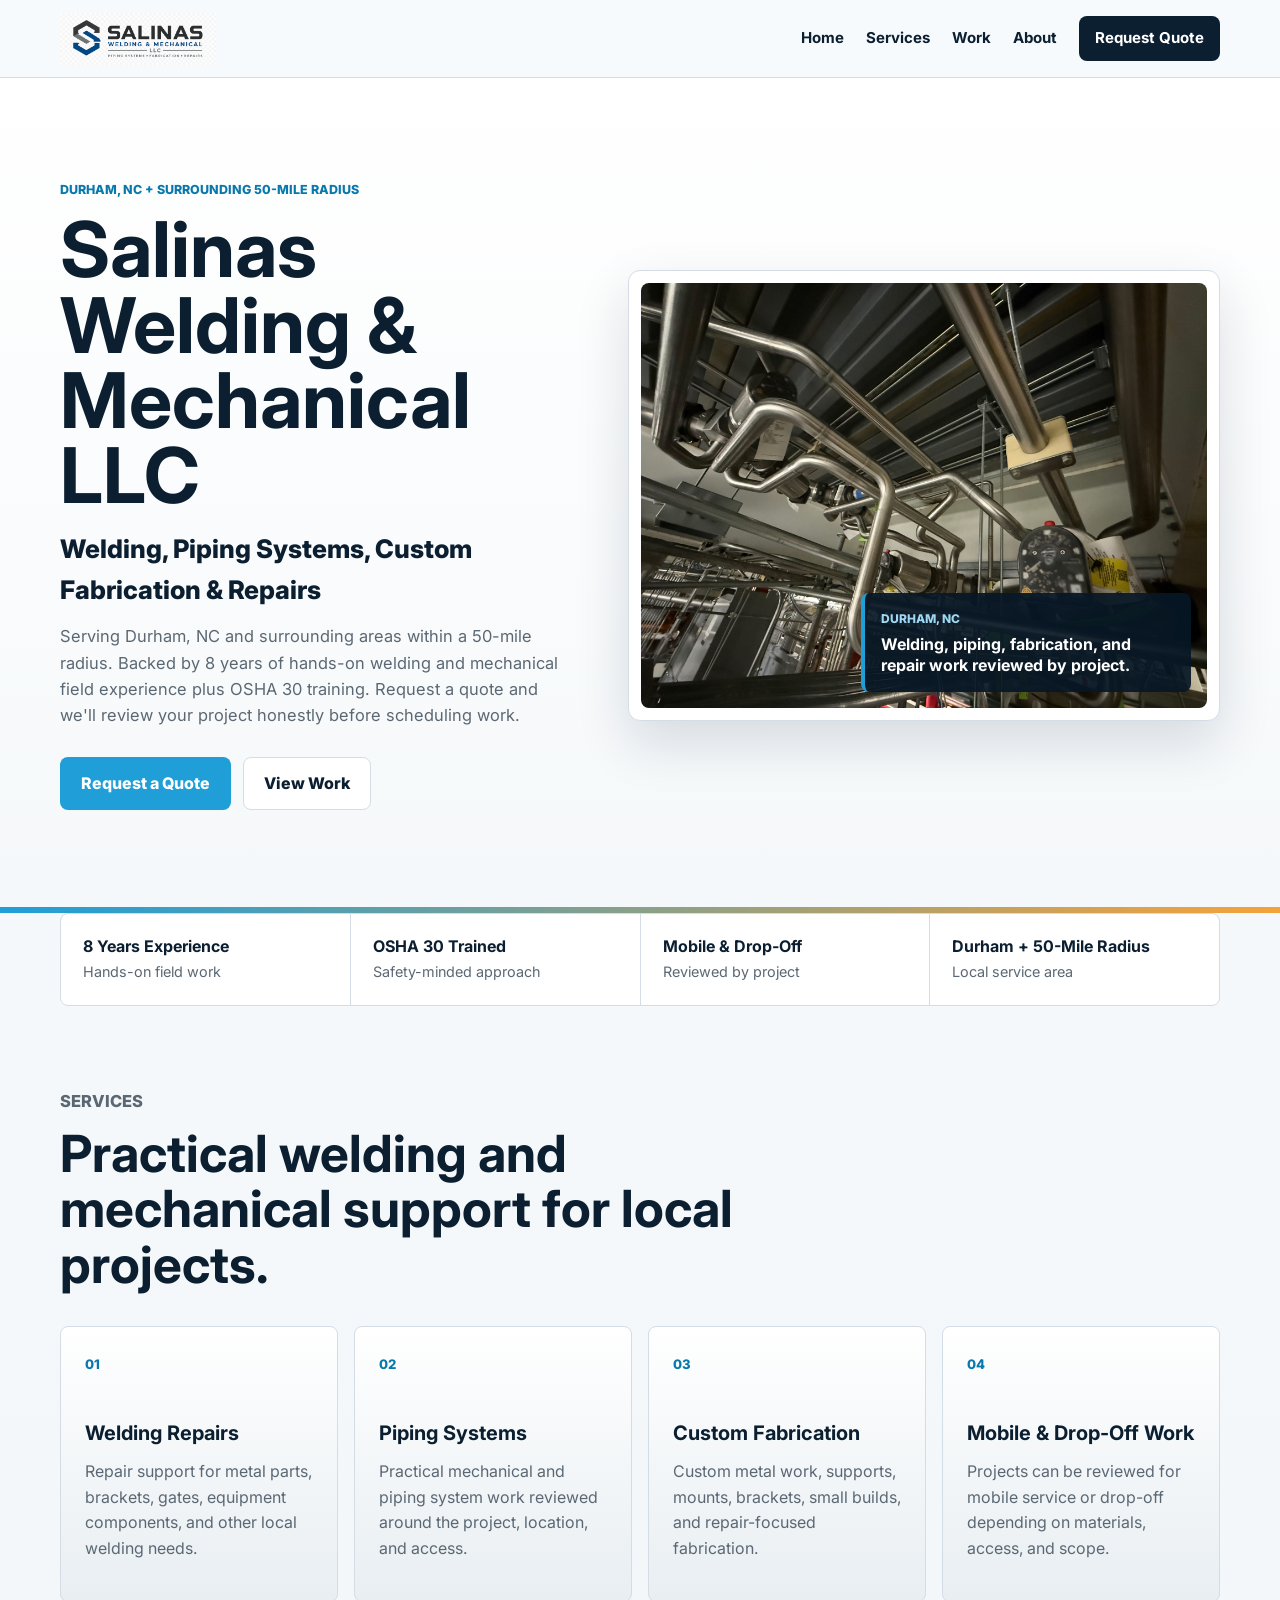
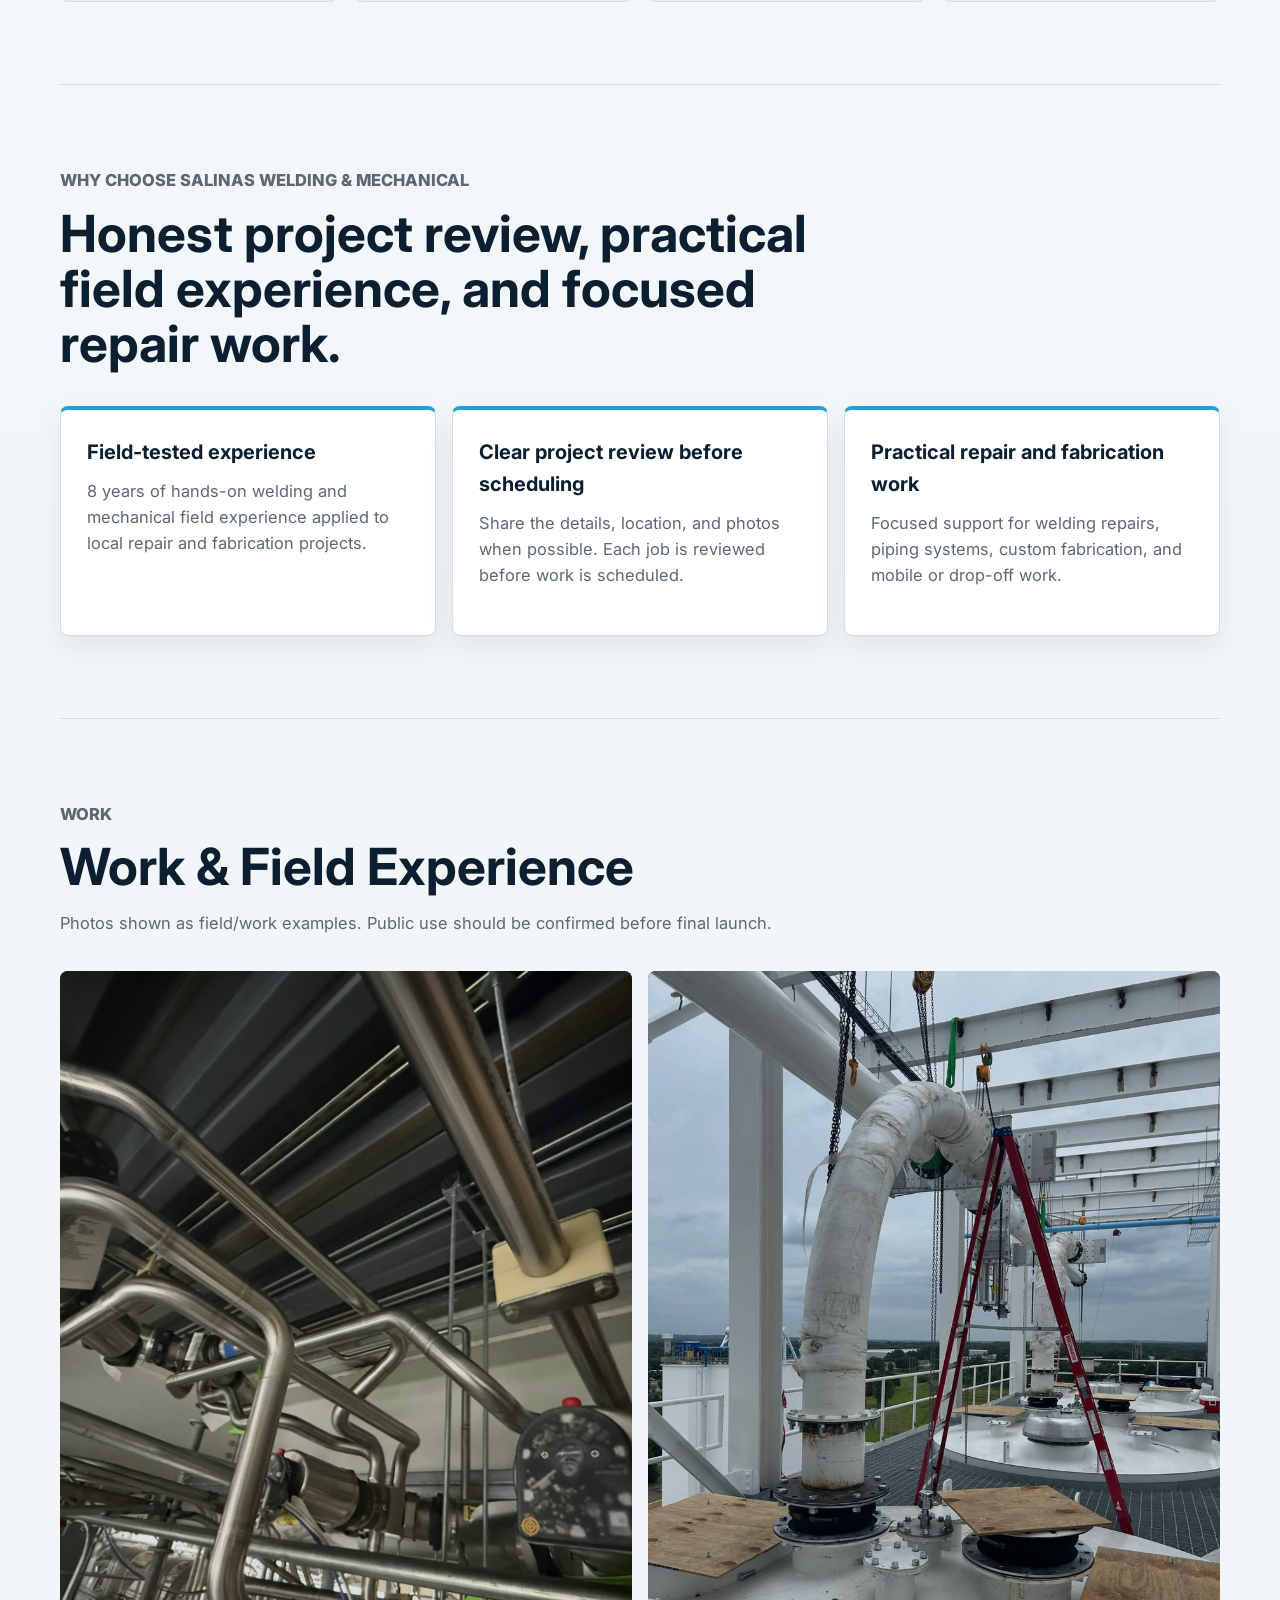
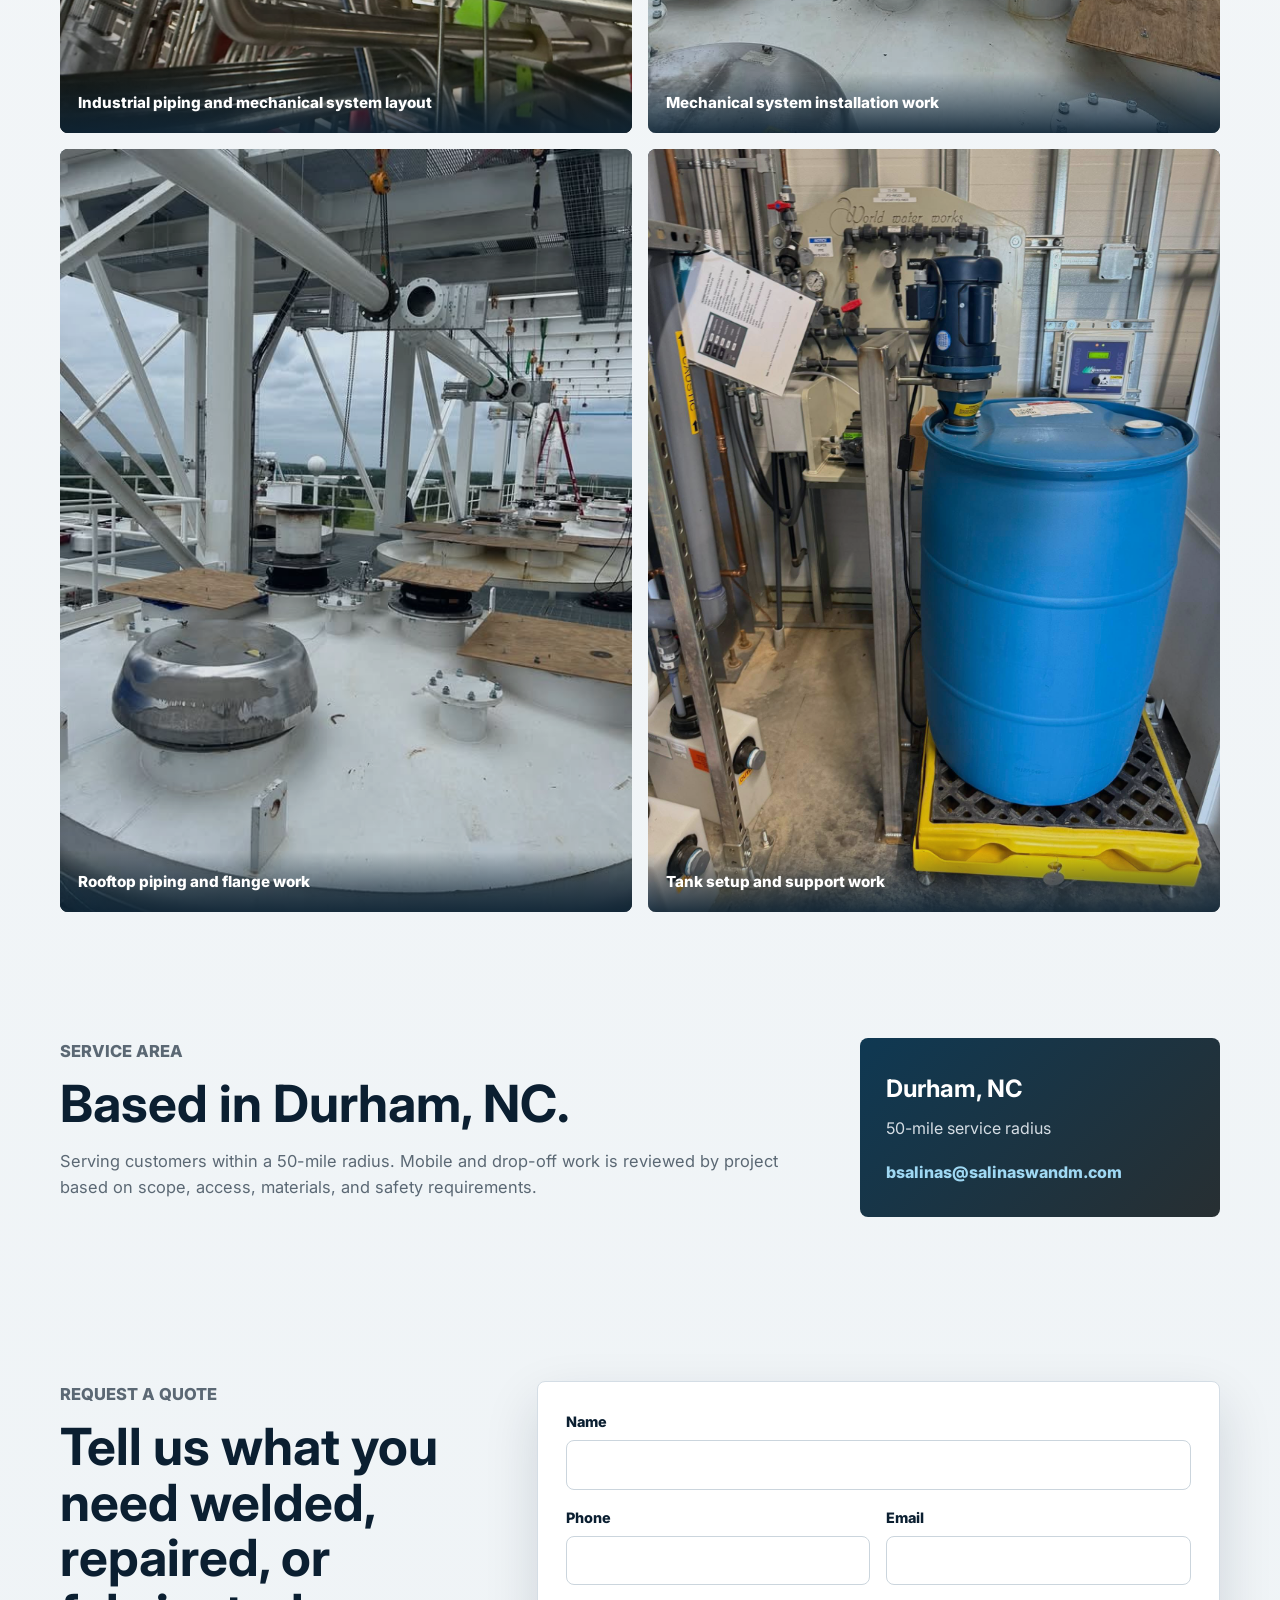
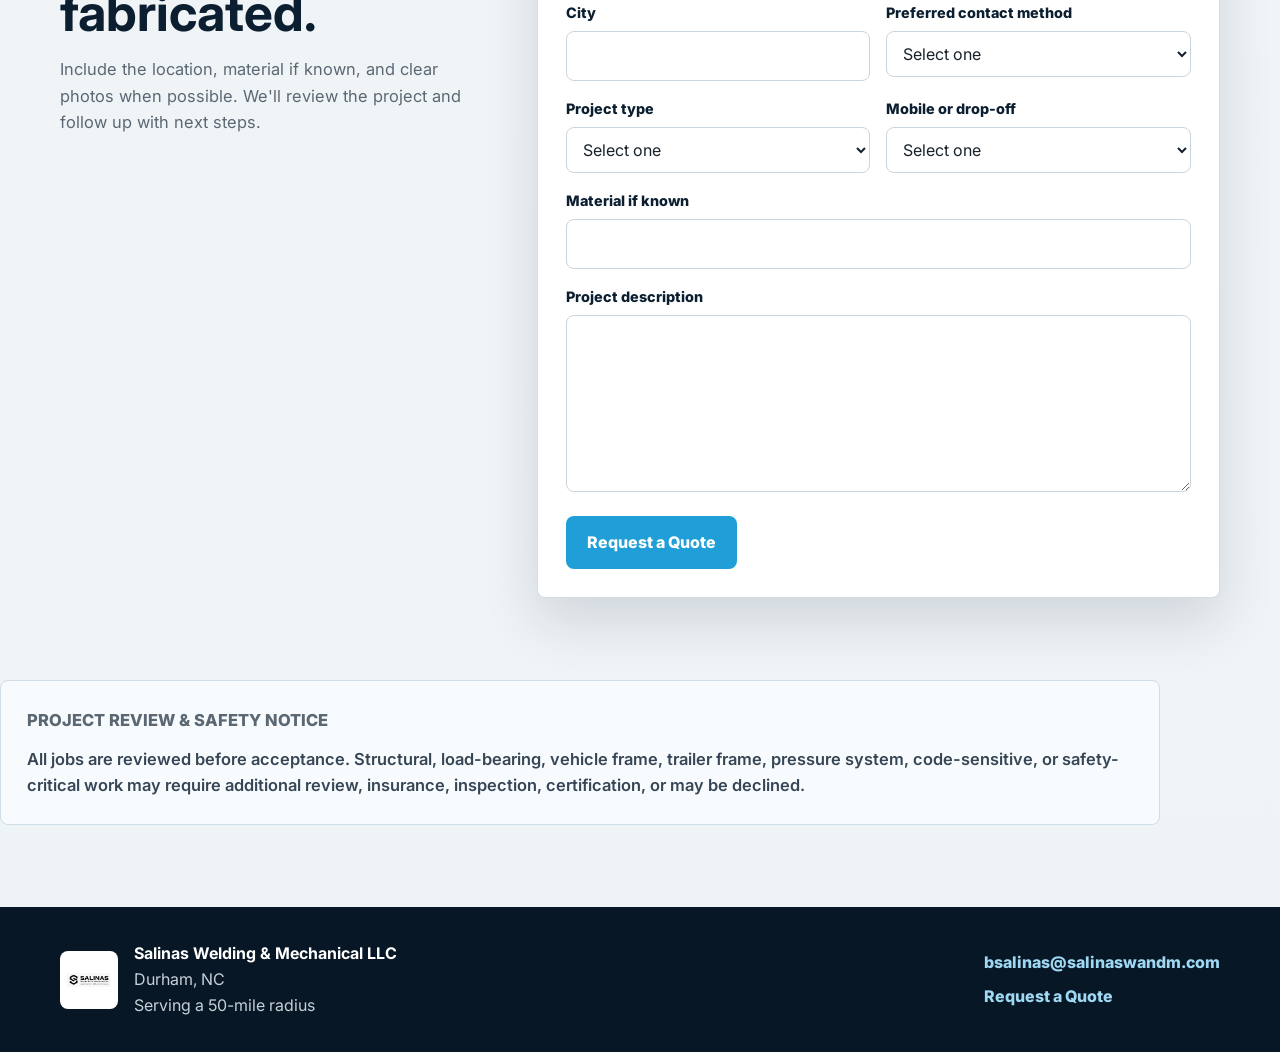
<file: index.html>
<!DOCTYPE html>
<html lang="en">
<head>
  <meta charset="UTF-8">
  <meta name="viewport" content="width=device-width, initial-scale=1.0">
  <meta name="description" content="Salinas Welding & Mechanical LLC provides welding, piping systems, custom fabrication, and repair services in Durham, NC and within a 50-mile radius.">
  <meta property="og:title" content="Salinas Welding & Mechanical LLC | Durham, NC">
  <meta property="og:description" content="Welding repairs, piping systems, custom fabrication, and mobile or drop-off work within 50 miles of Durham, NC.">
  <meta property="og:type" content="website">
  <meta property="og:image" content="images/social-banner.png">
  <meta name="twitter:card" content="summary_large_image">
  <meta name="twitter:image" content="images/social-banner.png">
  <title>Salinas Welding & Mechanical LLC | Durham, NC</title>
  <link rel="preconnect" href="https://fonts.googleapis.com">
  <link rel="preconnect" href="https://fonts.gstatic.com" crossorigin>
  <link href="https://fonts.googleapis.com/css2?family=Inter:wght@400;500;600;700;800&display=swap" rel="stylesheet">
  <link rel="stylesheet" href="styles.css">
</head>
<body>
  <header class="site-header">
    <a class="brand" href="#home" aria-label="Salinas Welding & Mechanical home">
      <img class="brand-logo brand-logo-full" src="images/logo-full-color.png" alt="Salinas Welding & Mechanical LLC">
      <img class="brand-logo brand-logo-icon" src="images/logo-icon.png" alt="Salinas Welding & Mechanical LLC">
    </a>

    <button class="nav-toggle" type="button" aria-expanded="false" aria-controls="site-nav" aria-label="Open navigation">
      <span></span>
      <span></span>
      <span></span>
    </button>

    <nav id="site-nav" class="site-nav" aria-label="Main navigation">
      <a href="#home">Home</a>
      <a href="#services">Services</a>
      <a href="#work">Work</a>
      <a href="#about">About</a>
      <a class="nav-cta" href="#quote">Request Quote</a>
    </nav>
  </header>

  <main id="home">
    <section class="hero">
      <div class="hero-content section">
        <div class="hero-copy-block">
          <p class="eyebrow">Durham, NC + surrounding 50-mile radius</p>
          <h1>Salinas Welding & Mechanical LLC</h1>
          <p class="hero-lede">Welding, Piping Systems, Custom Fabrication & Repairs</p>
          <p class="hero-copy">Serving Durham, NC and surrounding areas within a 50-mile radius. Backed by 8 years of hands-on welding and mechanical field experience plus OSHA 30 training. Request a quote and we'll review your project honestly before scheduling work.</p>
          <div class="hero-actions">
            <a class="button button-primary" href="#quote">Request a Quote</a>
            <a class="button button-secondary" href="#work">View Work</a>
          </div>
        </div>

        <div class="hero-visual" aria-label="Industrial piping and mechanical work example">
          <img src="images/piping-systems.jpg" alt="Industrial piping and mechanical system layout">
          <div class="hero-visual-caption">
            <span>Durham, NC</span>
            <strong>Welding, piping, fabrication, and repair work reviewed by project.</strong>
          </div>
        </div>
      </div>
    </section>

    <section class="trust-bar" aria-label="Business highlights">
      <div>
        <strong>8 Years Experience</strong>
        <span>Hands-on field work</span>
      </div>
      <div>
        <strong>OSHA 30 Trained</strong>
        <span>Safety-minded approach</span>
      </div>
      <div>
        <strong>Mobile & Drop-Off</strong>
        <span>Reviewed by project</span>
      </div>
      <div>
        <strong>Durham + 50-Mile Radius</strong>
        <span>Local service area</span>
      </div>
    </section>

    <section id="services" class="section">
      <div class="section-heading">
        <p class="eyebrow">Services</p>
        <h2>Practical welding and mechanical support for local projects.</h2>
      </div>

      <div class="service-grid">
        <article class="service-card">
          <span class="service-number">01</span>
          <h3>Welding Repairs</h3>
          <p>Repair support for metal parts, brackets, gates, equipment components, and other local welding needs.</p>
        </article>
        <article class="service-card">
          <span class="service-number">02</span>
          <h3>Piping Systems</h3>
          <p>Practical mechanical and piping system work reviewed around the project, location, and access.</p>
        </article>
        <article class="service-card">
          <span class="service-number">03</span>
          <h3>Custom Fabrication</h3>
          <p>Custom metal work, supports, mounts, brackets, small builds, and repair-focused fabrication.</p>
        </article>
        <article class="service-card">
          <span class="service-number">04</span>
          <h3>Mobile & Drop-Off Work</h3>
          <p>Projects can be reviewed for mobile service or drop-off depending on materials, access, and scope.</p>
        </article>
      </div>
    </section>

    <section id="about" class="section why-section">
      <div class="section-heading">
        <p class="eyebrow">Why Choose Salinas Welding & Mechanical</p>
        <h2>Honest project review, practical field experience, and focused repair work.</h2>
      </div>

      <div class="why-grid">
        <article class="why-card">
          <h3>Field-tested experience</h3>
          <p>8 years of hands-on welding and mechanical field experience applied to local repair and fabrication projects.</p>
        </article>
        <article class="why-card">
          <h3>Clear project review before scheduling</h3>
          <p>Share the details, location, and photos when possible. Each job is reviewed before work is scheduled.</p>
        </article>
        <article class="why-card">
          <h3>Practical repair and fabrication work</h3>
          <p>Focused support for welding repairs, piping systems, custom fabrication, and mobile or drop-off work.</p>
        </article>
      </div>
    </section>

    <section id="work" class="section work-section">
      <div class="section-heading">
        <p class="eyebrow">Work</p>
        <h2>Work & Field Experience</h2>
        <p>Photos shown as field/work examples. Public use should be confirmed before final launch.</p>
      </div>

      <div class="gallery-grid">
        <figure>
          <img src="images/piping-systems.jpg" alt="Industrial piping and mechanical system layout">
          <figcaption>Industrial piping and mechanical system layout</figcaption>
        </figure>
        <figure>
          <img src="images/mechanical-install.jpg" alt="Mechanical system installation work">
          <figcaption>Mechanical system installation work</figcaption>
        </figure>
        <figure>
          <img src="images/rooftop-piping.jpg" alt="Rooftop piping and flange work">
          <figcaption>Rooftop piping and flange work</figcaption>
        </figure>
        <figure>
          <img src="images/tank-setup.jpg" alt="Tank setup and support work">
          <figcaption>Tank setup and support work</figcaption>
        </figure>
      </div>
    </section>

    <section class="section service-area">
      <div>
        <p class="eyebrow">Service Area</p>
        <h2>Based in Durham, NC.</h2>
        <p>Serving customers within a 50-mile radius. Mobile and drop-off work is reviewed by project based on scope, access, materials, and safety requirements.</p>
      </div>
      <div class="area-card">
        <strong>Durham, NC</strong>
        <span>50-mile service radius</span>
        <a href="mailto:bsalinas@salinaswandm.com">bsalinas@salinaswandm.com</a>
      </div>
    </section>

    <section id="quote" class="section quote-section">
      <div class="quote-intro">
        <p class="eyebrow">Request a Quote</p>
        <h2>Tell us what you need welded, repaired, or fabricated.</h2>
        <p>Include the location, material if known, and clear photos when possible. We'll review the project and follow up with next steps.</p>
      </div>

      <form name="quote" method="POST" data-netlify="true" netlify-honeypot="bot-field" action="/thank-you.html">
        <input type="hidden" name="form-name" value="quote">
        <p class="hidden">
          <label>Don’t fill this out if you’re human: <input name="bot-field"></label>
        </p>

        <div class="form-row">
          <label for="name">Name</label>
          <input id="name" name="name" type="text" autocomplete="name" required>
        </div>

        <div class="form-grid">
          <div class="form-row">
            <label for="phone">Phone</label>
            <input id="phone" name="phone" type="tel" autocomplete="tel" required>
          </div>
          <div class="form-row">
            <label for="email">Email</label>
            <input id="email" name="email" type="email" autocomplete="email" required>
          </div>
        </div>

        <div class="form-grid">
          <div class="form-row">
            <label for="city">City</label>
            <input id="city" name="city" type="text" autocomplete="address-level2" required>
          </div>
          <div class="form-row">
            <label for="preferred-contact">Preferred contact method</label>
            <select id="preferred-contact" name="preferred-contact" required>
              <option value="">Select one</option>
              <option>Call</option>
              <option>Text</option>
              <option>Email</option>
            </select>
          </div>
        </div>

        <div class="form-grid">
          <div class="form-row">
            <label for="project-type">Project type</label>
            <select id="project-type" name="project-type" required>
              <option value="">Select one</option>
              <option>Welding Repair</option>
              <option>Piping System</option>
              <option>Custom Fabrication</option>
              <option>Mobile Welding</option>
              <option>Drop-Off Work</option>
              <option>Other</option>
            </select>
          </div>
          <div class="form-row">
            <label for="work-location">Mobile or drop-off</label>
            <select id="work-location" name="mobile-or-drop-off" required>
              <option value="">Select one</option>
              <option>Mobile</option>
              <option>Drop-Off</option>
              <option>Not Sure</option>
            </select>
          </div>
        </div>

        <div class="form-row">
          <label for="material">Material if known</label>
          <input id="material" name="material" type="text">
        </div>

        <div class="form-row">
          <label for="description">Project description</label>
          <textarea id="description" name="project-description" rows="6" required></textarea>
        </div>

        <button class="button button-primary" type="submit">Request a Quote</button>
      </form>
    </section>

    <section class="safety-notice" aria-label="Project review and safety notice">
      <div>
        <p class="eyebrow">Project Review & Safety Notice</p>
        <p>All jobs are reviewed before acceptance. Structural, load-bearing, vehicle frame, trailer frame, pressure system, code-sensitive, or safety-critical work may require additional review, insurance, inspection, certification, or may be declined.</p>
      </div>
    </section>
  </main>

  <footer class="site-footer">
    <div class="footer-brand">
      <img src="images/logo-black.png" alt="Salinas Welding & Mechanical LLC">
      <div>
        <strong>Salinas Welding & Mechanical LLC</strong>
        <span>Durham, NC</span>
        <span>Serving a 50-mile radius</span>
      </div>
    </div>
    <div>
      <a href="mailto:bsalinas@salinaswandm.com">bsalinas@salinaswandm.com</a>
      <a class="footer-cta" href="#quote">Request a Quote</a>
    </div>
  </footer>

  <script src="script.js"></script>
</body>
</html>
</file>
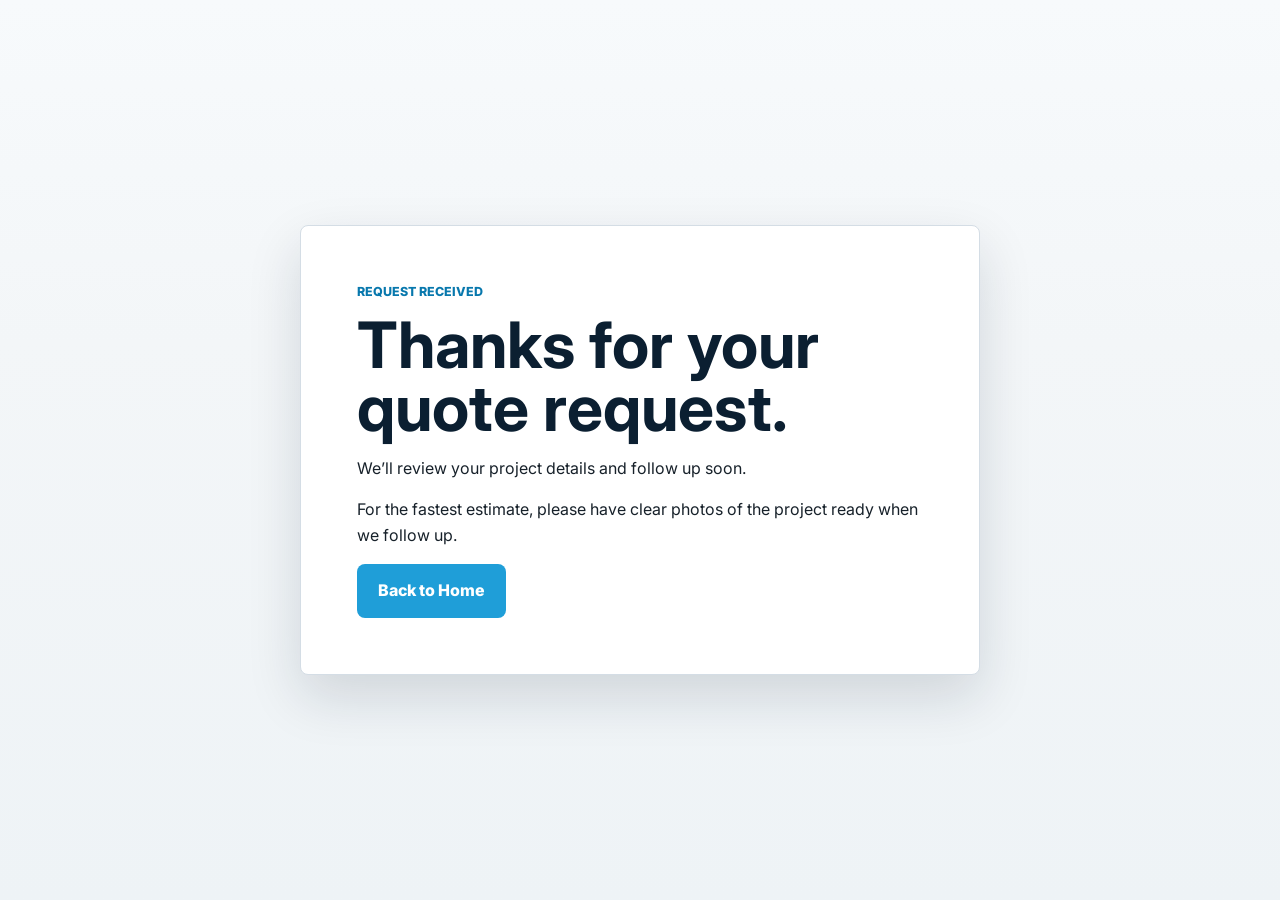
<file: thank-you.html>
<!DOCTYPE html>
<html lang="en">
<head>
  <meta charset="UTF-8">
  <meta name="viewport" content="width=device-width, initial-scale=1.0">
  <meta name="description" content="Thanks for requesting a quote from Salinas Welding & Mechanical LLC.">
  <title>Quote Request Received | Salinas Welding & Mechanical LLC</title>
  <link rel="preconnect" href="https://fonts.googleapis.com">
  <link rel="preconnect" href="https://fonts.gstatic.com" crossorigin>
  <link href="https://fonts.googleapis.com/css2?family=Inter:wght@400;500;600;700;800&display=swap" rel="stylesheet">
  <link rel="stylesheet" href="styles.css">
</head>
<body class="thank-you-page">
  <main class="thank-you-card">
    <p class="eyebrow">Request Received</p>
    <h1>Thanks for your quote request.</h1>
    <p>We’ll review your project details and follow up soon.</p>
    <p>For the fastest estimate, please have clear photos of the project ready when we follow up.</p>
    <a class="button button-primary" href="/">Back to Home</a>
  </main>
</body>
</html>
</file>
<file: styles.css>
:root {
  --bg: #f3f6f8;
  --surface: #ffffff;
  --surface-strong: #e8eef2;
  --text: #17212a;
  --muted: #5b6874;
  --line: #d4dde5;
  --navy: #0b1f31;
  --charcoal: #17212a;
  --steel: #697986;
  --accent: #1f9ed8;
  --accent-dark: #0878ad;
  --weld: #f5a23a;
  --shadow: 0 22px 54px rgba(11, 31, 49, 0.14);
  --radius: 8px;
  --max: 1160px;
}

* {
  box-sizing: border-box;
}

html {
  scroll-behavior: smooth;
  overflow-x: hidden;
}

body {
  margin: 0;
  overflow-x: hidden;
  background:
    linear-gradient(180deg, #f7fafc 0%, var(--bg) 38%, #eef3f6 100%);
  color: var(--text);
  font-family: "Inter", Arial, sans-serif;
  line-height: 1.6;
}

img {
  display: block;
  max-width: 100%;
}

a {
  color: inherit;
  text-decoration: none;
}

.site-header {
  position: sticky;
  top: 0;
  z-index: 20;
  display: flex;
  align-items: center;
  justify-content: space-between;
  gap: 24px;
  min-height: 78px;
  padding: 12px max(20px, calc((100vw - var(--max)) / 2));
  background: rgba(247, 250, 252, 0.95);
  border-bottom: 1px solid var(--line);
  backdrop-filter: blur(12px);
}

.brand {
  display: inline-flex;
  align-items: center;
  min-width: 0;
}

.brand-logo {
  display: block;
  width: auto;
  object-fit: contain;
}

.brand-logo-full {
  height: 52px;
  max-width: min(360px, 52vw);
}

.brand-logo-icon {
  display: none;
  height: 48px;
}

.site-nav {
  display: flex;
  align-items: center;
  gap: 22px;
  color: var(--navy);
  font-size: 0.94rem;
  font-weight: 700;
}

.site-nav a {
  padding: 8px 0;
}

.nav-cta {
  padding: 10px 16px !important;
  background: var(--navy);
  color: white;
  border-radius: var(--radius);
}

.nav-toggle {
  display: none;
  width: 44px;
  height: 44px;
  padding: 10px;
  background: var(--surface);
  border: 1px solid var(--line);
  border-radius: var(--radius);
}

.nav-toggle span {
  display: block;
  height: 2px;
  margin: 5px 0;
  background: var(--navy);
}

.section {
  width: min(var(--max), calc(100% - 40px));
  margin: 0 auto;
  padding: 82px 0;
}

.hero {
  position: relative;
  overflow: hidden;
  background:
    linear-gradient(180deg, #ffffff 0%, #f5f8fa 100%);
}

.hero::after {
  position: absolute;
  right: 0;
  bottom: 0;
  left: 0;
  height: 6px;
  background: linear-gradient(90deg, var(--accent), var(--weld));
  content: "";
}

.hero-content {
  position: relative;
  z-index: 1;
  display: grid;
  grid-template-columns: minmax(0, 0.92fr) minmax(420px, 1.08fr);
  gap: clamp(34px, 5vw, 72px);
  align-items: center;
  margin: 0 auto;
  padding-top: clamp(72px, 8vw, 112px);
  padding-bottom: clamp(72px, 8vw, 112px);
}

.hero-copy-block {
  max-width: 720px;
}

.eyebrow {
  margin: 0 0 12px;
  color: var(--accent-dark);
  font-size: 0.78rem;
  font-weight: 800;
  letter-spacing: 0;
  text-transform: uppercase;
}

h1,
h2,
h3,
p {
  margin-top: 0;
}

h1 {
  margin-bottom: 16px;
  color: var(--navy);
  font-size: clamp(2.6rem, 6vw, 5.25rem);
  line-height: 0.98;
}

h2 {
  margin-bottom: 16px;
  color: var(--navy);
  font-size: clamp(2rem, 4vw, 3.3rem);
  line-height: 1.08;
}

h3 {
  margin-bottom: 10px;
  color: var(--navy);
  font-size: 1.25rem;
}

.hero-lede {
  margin-bottom: 12px;
  color: var(--navy);
  font-size: clamp(1.25rem, 2vw, 1.65rem);
  font-weight: 800;
}

.hero .eyebrow {
  color: var(--accent-dark);
}

.hero .hero-copy {
  max-width: 680px;
  color: var(--muted);
}

.hero-copy,
.section-heading p,
.why-card p,
.service-area p,
.quote-intro p,
.safety-notice p {
  color: var(--muted);
  font-size: 1.03rem;
}

.hero-actions {
  display: flex;
  flex-wrap: wrap;
  gap: 12px;
  margin-top: 28px;
}

.hero-visual {
  position: relative;
  min-width: 0;
  padding: 12px;
  background: var(--surface);
  border: 1px solid var(--line);
  border-radius: calc(var(--radius) + 4px);
  box-shadow: var(--shadow);
}

.hero-visual img {
  width: 100%;
  aspect-ratio: 4 / 3;
  object-fit: cover;
  border-radius: var(--radius);
}

.hero-visual-caption {
  position: absolute;
  right: 28px;
  bottom: 28px;
  width: min(330px, calc(100% - 56px));
  padding: 16px;
  background: rgba(7, 23, 37, 0.92);
  color: white;
  border-left: 4px solid var(--accent);
  border-radius: var(--radius);
}

.hero-visual-caption span {
  display: block;
  margin-bottom: 6px;
  color: #9fd8f3;
  font-size: 0.75rem;
  font-weight: 800;
  text-transform: uppercase;
}

.hero-visual-caption strong {
  display: block;
  line-height: 1.3;
}

.button {
  display: inline-flex;
  min-height: 48px;
  align-items: center;
  justify-content: center;
  padding: 13px 20px;
  border: 1px solid transparent;
  border-radius: var(--radius);
  cursor: pointer;
  font: inherit;
  font-weight: 800;
  transition: transform 160ms ease, background 160ms ease, border-color 160ms ease;
}

.button:hover {
  transform: translateY(-1px);
}

.button-primary {
  background: var(--accent);
  color: white;
}

.button-primary:hover {
  background: var(--accent-dark);
}

.button-secondary {
  background: var(--surface);
  border-color: var(--line);
  color: var(--navy);
}

.trust-bar {
  display: grid;
  width: min(var(--max), calc(100% - 40px));
  grid-template-columns: repeat(4, 1fr);
  gap: 1px;
  margin: 0 auto;
  overflow: hidden;
  background: var(--line);
  border: 1px solid var(--line);
  border-radius: var(--radius);
}

.trust-bar div {
  padding: 22px;
  background: var(--surface);
}

.trust-bar strong,
.trust-bar span {
  display: block;
}

.trust-bar strong {
  color: var(--navy);
  line-height: 1.25;
}

.trust-bar span {
  margin-top: 4px;
  color: var(--muted);
  font-size: 0.9rem;
}

.section-heading {
  max-width: 760px;
  margin-bottom: 34px;
}

.service-grid {
  display: grid;
  grid-template-columns: repeat(4, 1fr);
  gap: 16px;
}

.service-card {
  min-height: 260px;
  padding: 24px;
  background: linear-gradient(180deg, #ffffff 0%, var(--surface-strong) 100%);
  border: 1px solid var(--line);
  border-radius: var(--radius);
}

.service-number {
  display: inline-block;
  margin-bottom: 42px;
  color: var(--accent-dark);
  font-size: 0.82rem;
  font-weight: 800;
}

.service-card p {
  color: var(--muted);
}

.why-section {
  border-top: 1px solid var(--line);
  border-bottom: 1px solid var(--line);
}

.why-grid {
  display: grid;
  grid-template-columns: repeat(3, 1fr);
  gap: 16px;
}

.why-card {
  min-height: 230px;
  padding: 26px;
  background: var(--surface);
  border: 1px solid var(--line);
  border-top: 4px solid var(--accent);
  border-radius: var(--radius);
  box-shadow: 0 12px 28px rgba(11, 31, 49, 0.07);
}

.why-card p {
  margin-bottom: 0;
}

.why-card h3 {
  max-width: 320px;
}

.work-section {
  padding-bottom: 44px;
}

.gallery-grid {
  display: grid;
  grid-template-columns: repeat(6, 1fr);
  gap: 16px;
}

.gallery-grid figure {
  position: relative;
  grid-column: span 2;
  min-height: 320px;
  margin: 0;
  overflow: hidden;
  background: var(--navy);
  border-radius: var(--radius);
}

.gallery-grid figure:nth-child(1),
.gallery-grid figure:nth-child(2),
.gallery-grid figure:nth-child(3),
.gallery-grid figure:nth-child(4) {
  grid-column: span 3;
}

.gallery-grid img {
  width: 100%;
  height: 100%;
  min-height: 320px;
  object-fit: cover;
  opacity: 0.88;
}

.gallery-grid figcaption {
  position: absolute;
  right: 0;
  bottom: 0;
  left: 0;
  padding: 18px;
  background: linear-gradient(180deg, rgba(14, 36, 53, 0), rgba(14, 36, 53, 0.9));
  color: white;
  font-size: 0.95rem;
  font-weight: 800;
}

.service-area {
  display: grid;
  grid-template-columns: minmax(0, 1fr) 360px;
  gap: 30px;
  align-items: stretch;
}

.area-card {
  display: flex;
  flex-direction: column;
  justify-content: center;
  padding: 26px;
  background:
    linear-gradient(135deg, rgba(31, 158, 216, 0.2), rgba(245, 162, 58, 0.12)),
    var(--navy);
  color: white;
  border-radius: var(--radius);
}

.area-card strong {
  font-size: 1.5rem;
}

.area-card span {
  margin: 8px 0 18px;
  color: #d5dde4;
}

.area-card a {
  color: #9fd8f3;
  font-weight: 800;
  word-break: break-word;
}

.quote-section {
  display: grid;
  grid-template-columns: 0.78fr 1.22fr;
  gap: 40px;
  align-items: start;
}

.quote-section > form {
  padding: 28px;
  background: var(--surface);
  border: 1px solid var(--line);
  border-radius: var(--radius);
  box-shadow: var(--shadow);
}

.hidden,
.hidden-field {
  display: none;
}

.form-grid {
  display: grid;
  grid-template-columns: 1fr 1fr;
  gap: 16px;
}

.form-row {
  margin-bottom: 16px;
}

label {
  display: block;
  margin-bottom: 7px;
  color: var(--navy);
  font-size: 0.9rem;
  font-weight: 800;
}

input,
select,
textarea {
  width: 100%;
  min-height: 46px;
  padding: 11px 12px;
  border: 1px solid #cbd5dd;
  border-radius: var(--radius);
  background: #fff;
  color: var(--text);
  font: inherit;
}

textarea {
  resize: vertical;
}

input:focus,
select:focus,
textarea:focus {
  border-color: var(--accent);
  outline: 3px solid rgba(31, 158, 216, 0.18);
}

.safety-notice {
  width: min(var(--max), calc(100% - 40px));
  margin-bottom: 82px;
  padding: 26px;
  background: #f8fbfd;
  border: 1px solid #cfdde7;
  border-radius: var(--radius);
}

.safety-notice p:last-child {
  margin-bottom: 0;
  color: #364656;
  font-weight: 600;
}

.site-footer {
  display: flex;
  align-items: center;
  justify-content: space-between;
  gap: 30px;
  padding: 34px max(20px, calc((100vw - var(--max)) / 2));
  background: #071725;
  color: white;
}

.footer-brand {
  display: flex;
  align-items: center;
  gap: 16px;
}

.footer-brand img {
  width: 58px;
  height: 58px;
  object-fit: contain;
  padding: 7px;
  background: white;
  border-radius: var(--radius);
}

.site-footer strong,
.site-footer span,
.site-footer a {
  display: block;
}

.site-footer span {
  color: #c7d0d8;
}

.site-footer a {
  color: #9fd8f3;
  font-weight: 800;
}

.footer-cta {
  margin-top: 8px;
}

.thank-you-page {
  display: grid;
  min-height: 100vh;
  place-items: center;
  padding: 24px;
}

.thank-you-card {
  width: min(680px, 100%);
  padding: clamp(30px, 7vw, 56px);
  background: var(--surface);
  border: 1px solid var(--line);
  border-radius: var(--radius);
  box-shadow: var(--shadow);
}

.thank-you-card h1 {
  font-size: clamp(2.1rem, 5vw, 4rem);
}

@media (max-width: 980px) {
  .hero-content,
  .service-area,
  .quote-section {
    grid-template-columns: 1fr;
  }

  .hero-content {
    gap: 34px;
  }

  .trust-bar,
  .service-grid {
    grid-template-columns: repeat(2, 1fr);
  }

  .why-grid {
    grid-template-columns: 1fr;
  }

  .gallery-grid figure,
  .gallery-grid figure:nth-child(1),
  .gallery-grid figure:nth-child(2),
  .gallery-grid figure:nth-child(3),
  .gallery-grid figure:nth-child(4) {
    grid-column: span 3;
  }

  .area-card {
    min-height: 220px;
  }
}

@media (max-width: 760px) {
  .site-header {
    align-items: center;
  }

  .brand-logo-full {
    display: none;
  }

  .brand-logo-icon {
    display: block;
  }

  .nav-toggle {
    display: block;
  }

  .site-nav {
    position: absolute;
    right: 20px;
    top: 72px;
    display: none;
    width: min(280px, calc(100vw - 40px));
    flex-direction: column;
    align-items: stretch;
    gap: 0;
    padding: 8px;
    background: var(--surface);
    border: 1px solid var(--line);
    border-radius: var(--radius);
    box-shadow: var(--shadow);
  }

  .site-nav.is-open {
    display: flex;
  }

  .site-nav a {
    padding: 12px;
  }

  .nav-cta {
    margin-top: 4px;
    text-align: center;
  }

  .section {
    width: min(100% - 28px, var(--max));
    padding: 58px 0;
  }

  .hero-content {
    padding-top: 50px;
    padding-bottom: 64px;
  }

  .hero-visual {
    padding: 8px;
  }

  .hero-visual-caption {
    position: static;
    width: 100%;
    margin-top: 8px;
  }

  .trust-bar {
    width: min(100% - 28px, var(--max));
    grid-template-columns: 1fr;
  }

  .service-grid,
  .form-grid {
    grid-template-columns: 1fr;
  }

  .service-card {
    min-height: auto;
  }

  .service-number {
    margin-bottom: 22px;
  }

  .gallery-grid {
    grid-template-columns: 1fr;
  }

  .gallery-grid figure,
  .gallery-grid figure:nth-child(1),
  .gallery-grid figure:nth-child(2),
  .gallery-grid figure:nth-child(3),
  .gallery-grid figure:nth-child(4) {
    grid-column: auto;
  }

  .quote-form {
    padding: 20px;
  }

  .safety-notice {
    width: min(100% - 28px, var(--max));
    margin-bottom: 58px;
  }

  .site-footer {
    align-items: flex-start;
    flex-direction: column;
  }
}

@media (max-width: 460px) {
  h1 {
    font-size: 2.45rem;
  }

  .hero-actions,
  .button {
    width: 100%;
  }

  .footer-brand {
    align-items: flex-start;
  }
}
</file>
